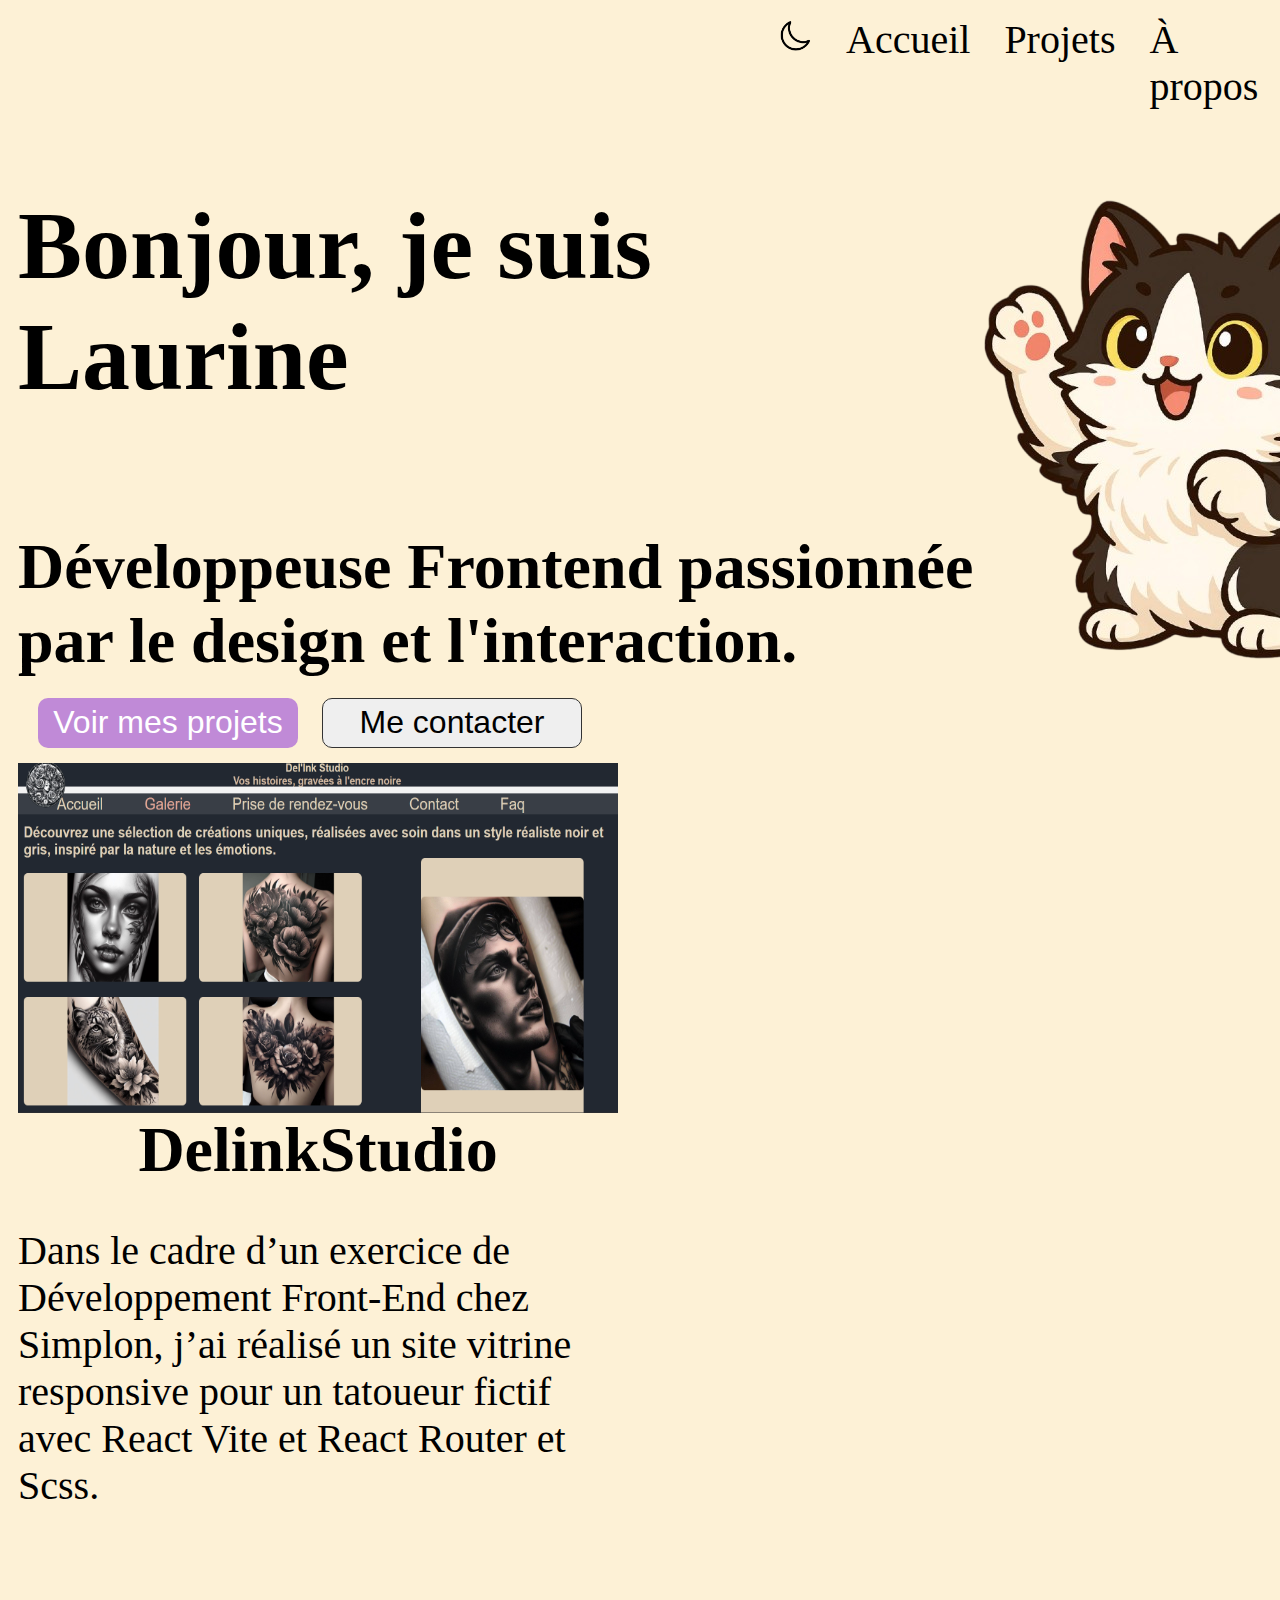
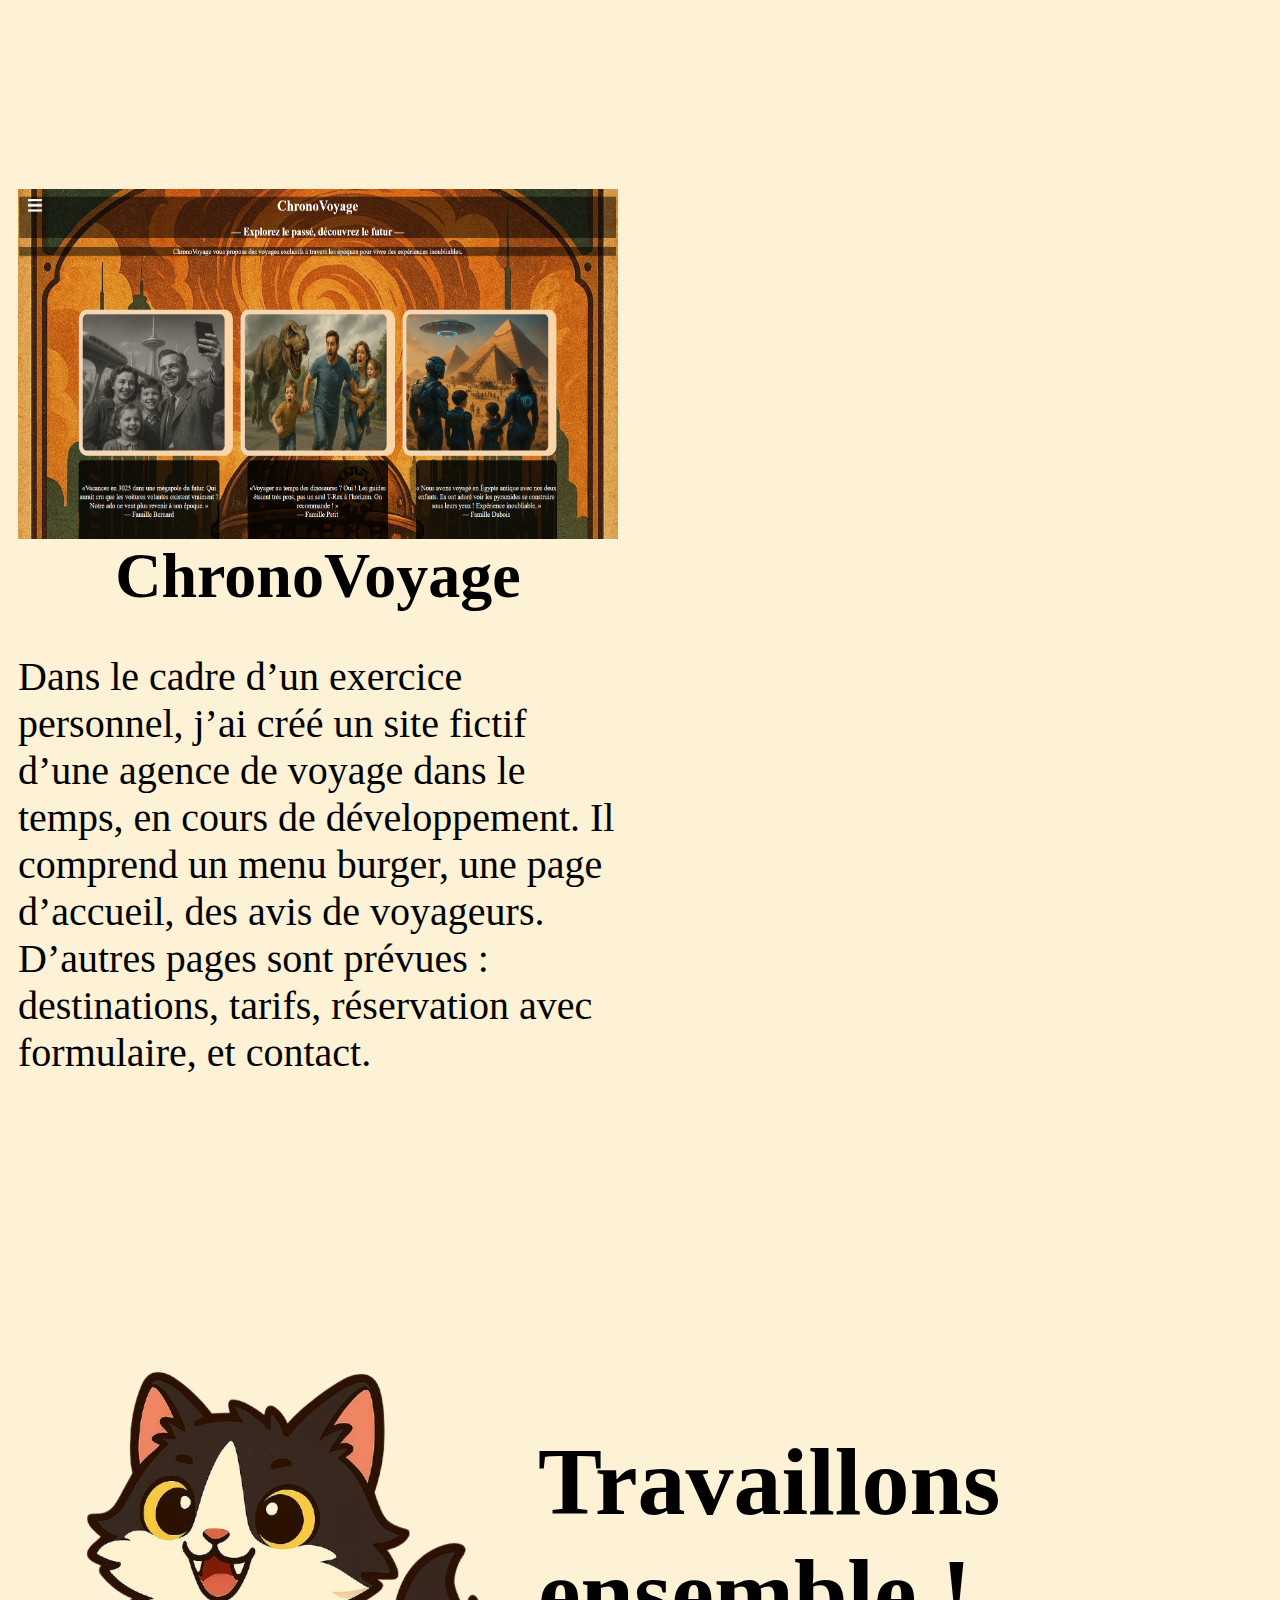
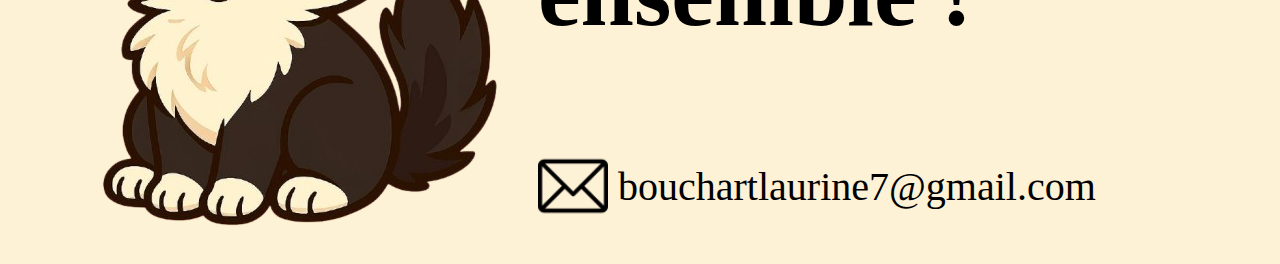
<file: index.html>
<!DOCTYPE html>
<html lang="fr">
<head>
  <meta charset="UTF-8">
  <meta name="viewport" content="width=device-width, initial-scale=1.0">
  <title>Portfolio - Accueil</title>
  <link rel="stylesheet" href="./css/index.css">
</head>
<body>
   <nav>
    <ul>     
      <li> <a href="#" id="darkmode-toggle"> <img id="darkmode-icon" src="./img/lunes.png" alt="Darkmode"> </a></li> 
      <li><a href="index.html">Accueil</a></li>
      <li><a href="projets.html">Projets</a></li>
      <li><a href="about.html">À propos</a></li>
      <li><a href="contact.html">Contact</a></li>
     </ul>
  </nav>
  <!-- =======================Navbar ↑================= -->
  <main>
    <section class="top">
      <div class="top-txt">
        <h1 >Bonjour, je suis Laurine</h1>
        <h2>Développeuse Frontend passionnée par le design et l'interaction.</h2>    
     </div>
      <img src="./img/pattes.png" alt="Mascotte Chat" id="mascotte-chat">
    </section>
    <button class="btn-projet"><a href="/projets.html">Voir mes projets</a></button>
    <button class="btn-contact"><a href="/contact.html">Me contacter</a></button>

    <!-- =====================Projets ↓ =================== -->
    <section class="projet">
      <div class="item">
      <img src="./img/DelinkStudio.png" alt="Screen d'un projet">
     <h2>DelinkStudio</h2>
     <p>Dans le cadre d’un exercice de Développement Front-End chez  Simplon, j’ai réalisé un site vitrine responsive pour un tatoueur fictif avec React Vite et React Router et Scss.</p>
    </div>
    <div class="item">
     <img src="./img/ChronoVoyage.png" alt="Screen d'un projet">
     <h2>ChronoVoyage</h2>
     <p>Dans le cadre d’un exercice personnel, j’ai créé un site fictif d’une agence de voyage dans le temps, en cours de développement. Il comprend un menu burger, une page d’accueil, des avis de voyageurs. D’autres pages sont prévues : destinations, tarifs, réservation avec formulaire, et contact.</p>
    </div>
    <!-- =========================Mail ↓============ -->
    <section class="mail">
      <img src="./img/assis.png" alt="Mascotte Chat">
      <div class="content">
        <h1>Travaillons ensemble !</h1>
        <div class="email">
         <img src="./img/email.png" alt="logo email">
         <p>bouchartlaurine7@gmail.com</p>
        </div>
      </div>
    </section>


  </main>
    <script src="./js/darkmode.js"></script>
    <script src="./js/parralax.js"></script>
</body>
</html>
</file>
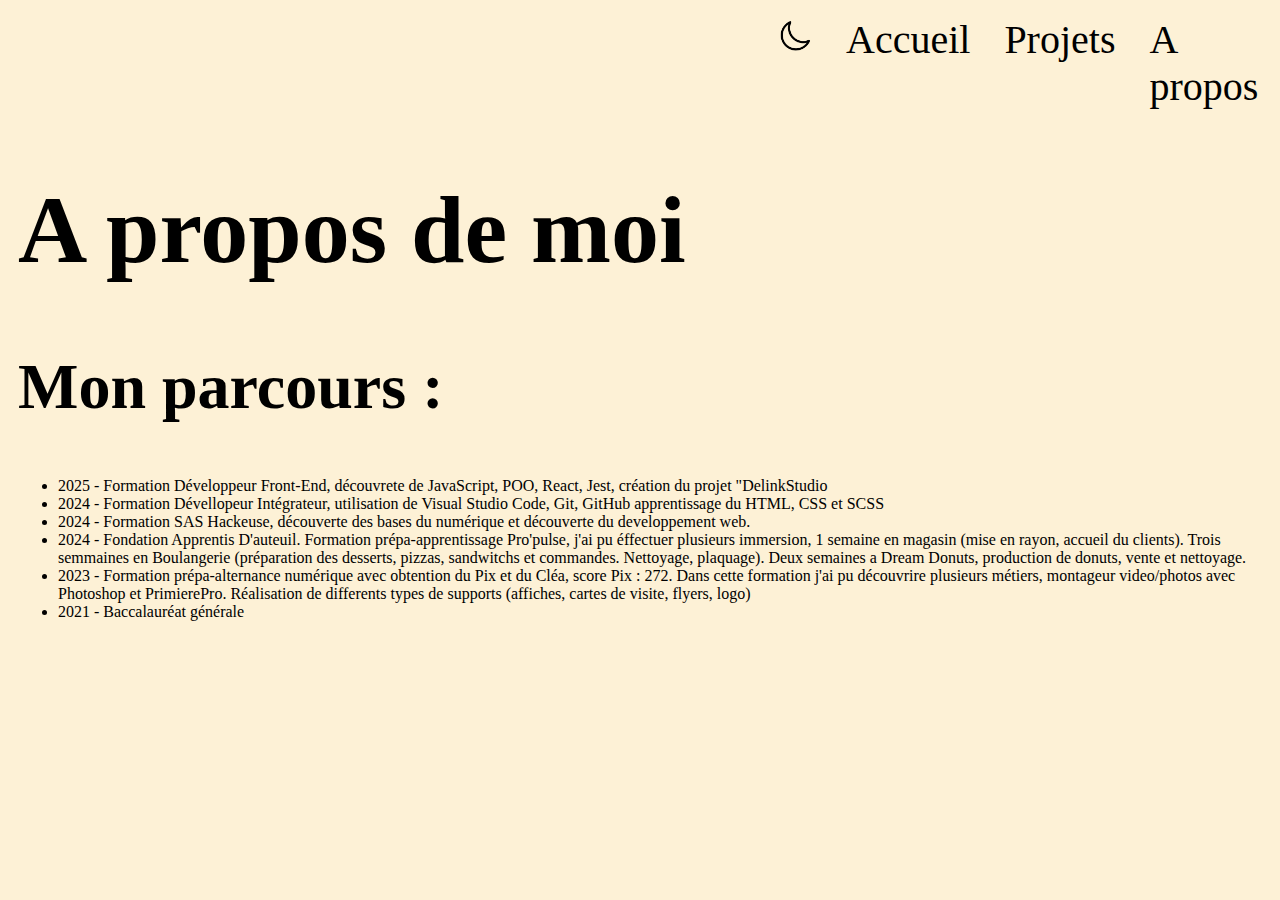
<file: about.html>
<!DOCTYPE html>
<html lang="fr">
<head>
  <meta charset="UTF-8">
  <meta name="viewport" content="width=device-width, initial-scale=1.0">
  <title>Portfolio - A propos</title>
  <link rel="stylesheet" href="./css/about.css">
</head>
<body>
    <nav>
    <ul>
      <li><a href="#"><img src="./img/lunes.png" alt="Darkmode"></a></li> 
      <li><a href="index.html">Accueil</a></li>
      <li><a href="projets.html">Projets</a></li>
      <li><a href="about.html">A propos</a></li>
      <li><a href="contact.html">Contact</a></li>
     
    </ul>
  </nav>
  <!-- =======================Navbar ↑================= -->
   <main>
    <h1>A propos de moi</h1>
    <h2>Mon parcours :</h2>
    <ul>
      <li>2025 - Formation Développeur Front-End, découvrete de JavaScript, POO, React, Jest, création du projet "DelinkStudio</li>
      <li>2024 - Formation Dévellopeur Intégrateur, utilisation de Visual Studio Code, Git, GitHub apprentissage du HTML, CSS et SCSS</li>
      <li>2024 - Formation SAS Hackeuse, découverte des bases du numérique et découverte du developpement web.</li>
      <li>2024 - Fondation Apprentis D'auteuil. Formation prépa-apprentissage Pro'pulse, j'ai pu éffectuer plusieurs immersion, 1 semaine en magasin (mise en rayon, accueil du clients). Trois semmaines en  Boulangerie (préparation des desserts, pizzas, sandwitchs et commandes. Nettoyage, plaquage). Deux semaines a Dream Donuts, production de donuts, vente et nettoyage.</li>
      <li>2023 - Formation prépa-alternance numérique avec obtention du Pix et du Cléa, score Pix : 272. Dans cette formation j'ai pu découvrire plusieurs métiers, montageur video/photos avec Photoshop et PrimierePro. Réalisation de differents types de supports (affiches, cartes de visite, flyers, logo)</li>
      <li>2021 - Baccalauréat générale</li>
    </ul>
   </main>
</body>
</html>
</file>
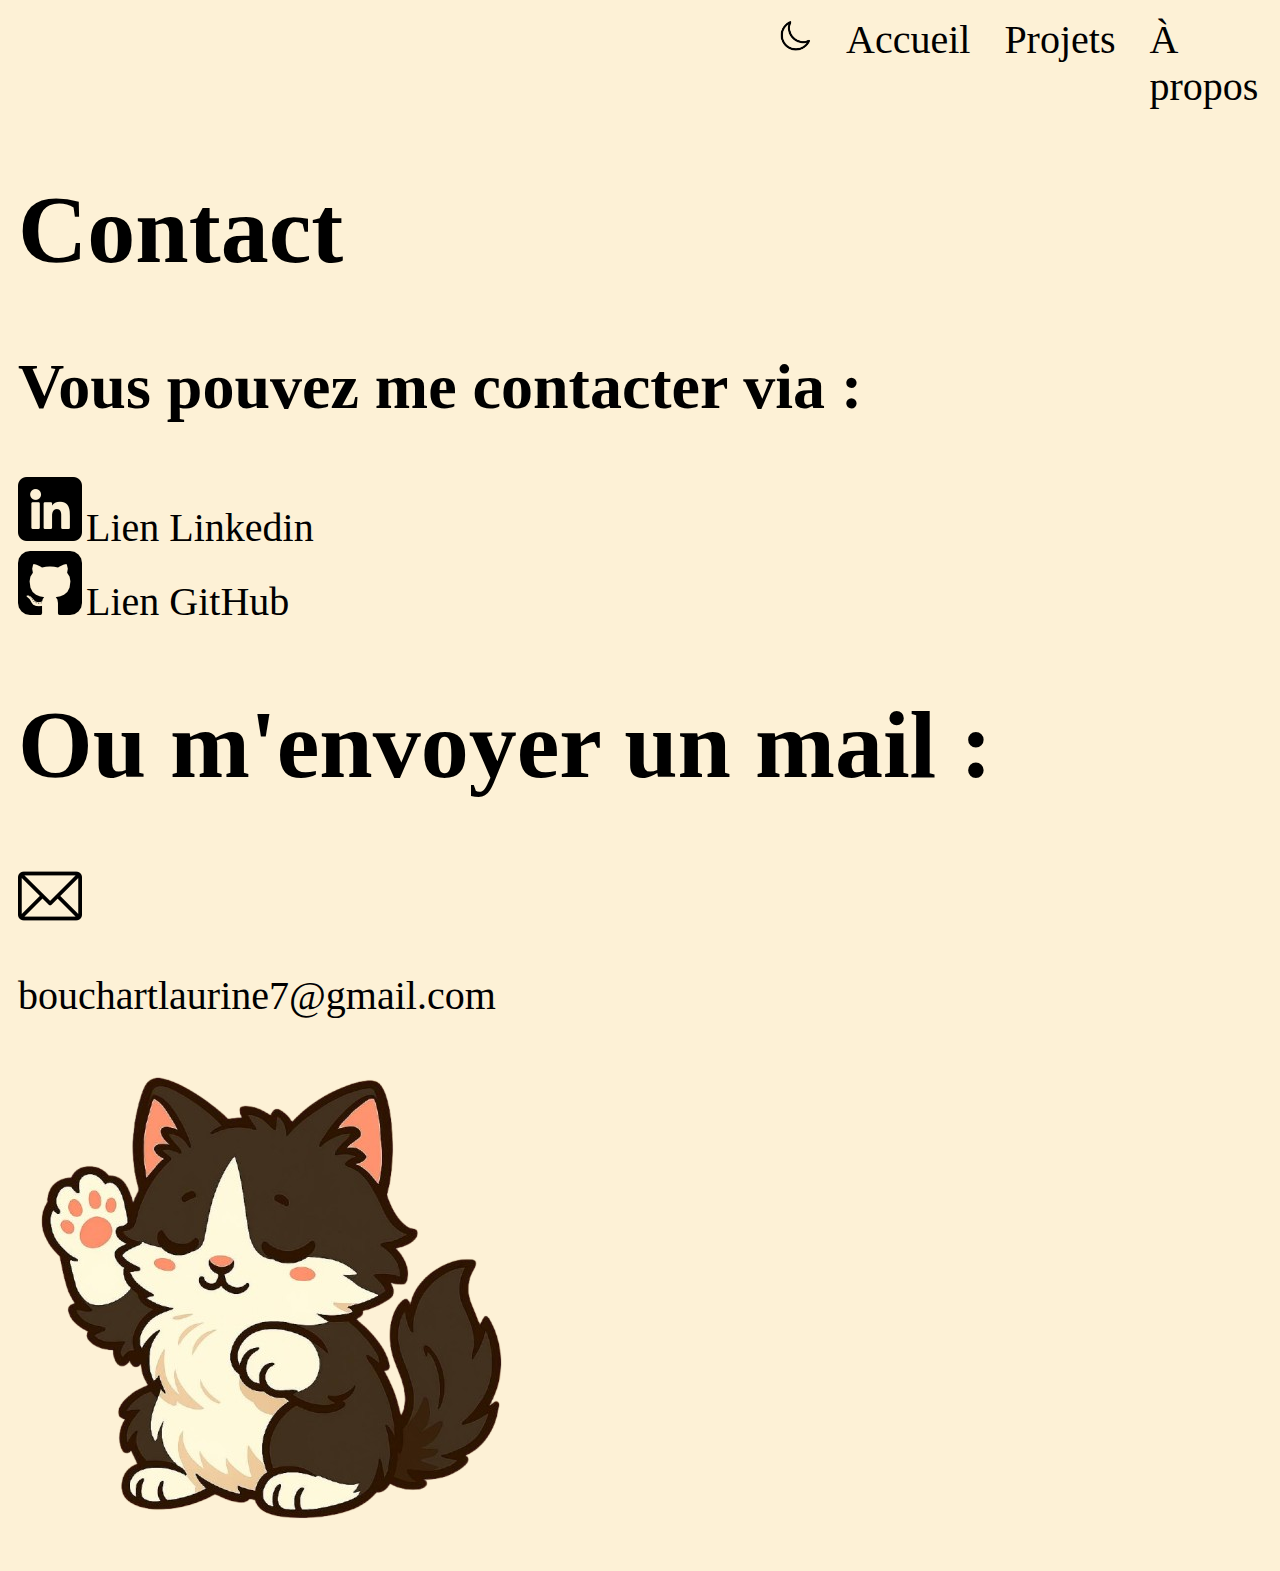
<file: contact.html>
<!DOCTYPE html>
<html lang="fr">
<head>
  <meta charset="UTF-8">
  <meta name="viewport" content="width=device-width, initial-scale=1.0">
  <title>Portfolio - Contat</title>
  <link rel="stylesheet" href="./css/contact.css">
</head>
<body>
   <nav>
    <ul>     
      <li> <a href="#" id="darkmode-toggle"> <img id="darkmode-icon" src="./img/lunes.png" alt="Darkmode"> </a></li> 
      <li><a href="index.html">Accueil</a></li>
      <li><a href="projets.html">Projets</a></li>
      <li><a href="about.html">À propos</a></li>
      <li><a href="contact.html">Contact</a></li>
     </ul>
  </nav>
  <!-- =======================Navbar ↑================= -->
   <main>

    <div class="content">
     <h1>Contact</h1>
     <h2>Vous pouvez me contacter via :</h2>
     <div class="links">
       <img src="./img/linkedin.png" alt="Logo linkedin">
       <a href="https://www.linkedin.com/in/laurine-bouchart-486600341/" target="_blank">Lien Linkedin</a>
     </div>
     <div class="links">
       <img src="./img/signe-github.png" alt="Logo GitHub">
       <a href="https://github.com/BouchartLaurine" target="_blank">Lien GitHub</a>
     </div>
     <h1>Ou m'envoyer un mail :</h1>
     <div class="links">
       <img src="./img/email.png" alt="Logo email">
       <p>bouchartlaurine7@gmail.com</p>
     </div>
    </div>
        <img src="./img/reflechis.png" alt="Mascotte Chat">
   </main>
   <script src="./js/darkmode.js"></script>

</body>
</html>
</file>
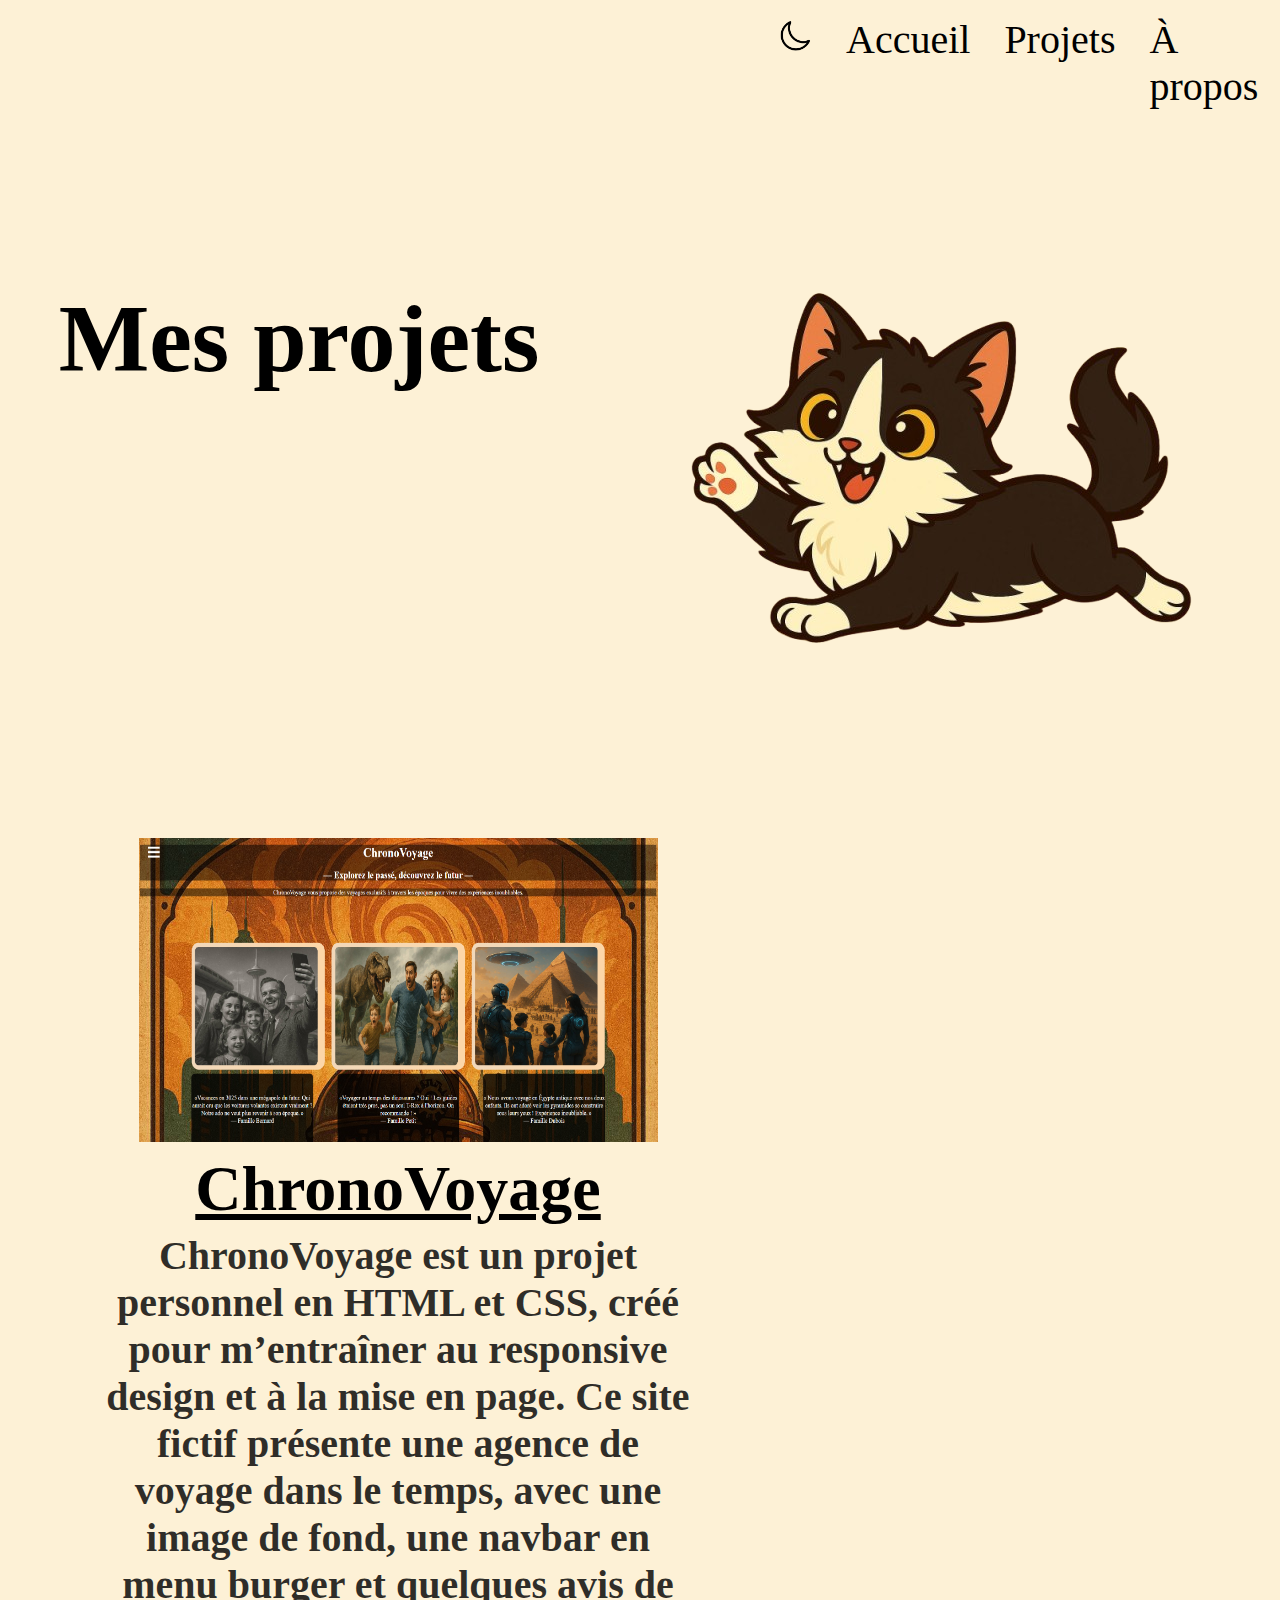
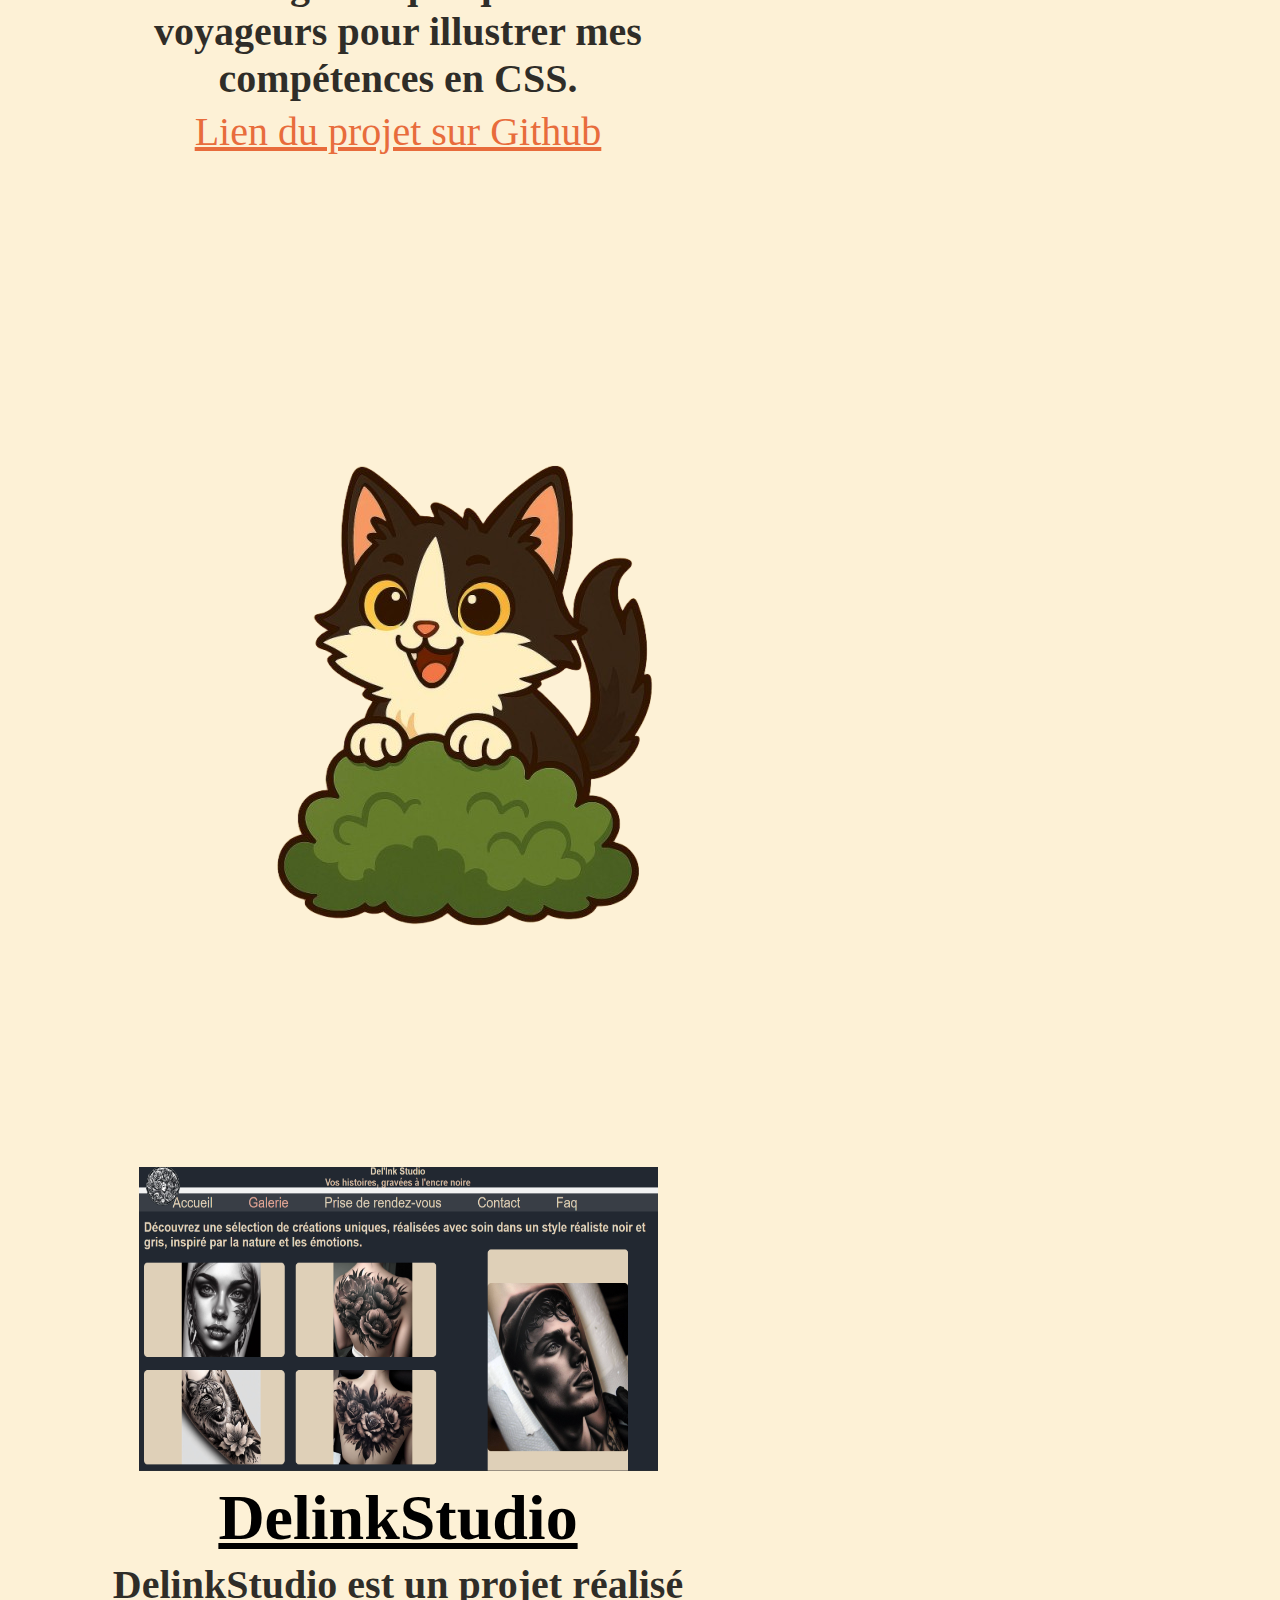
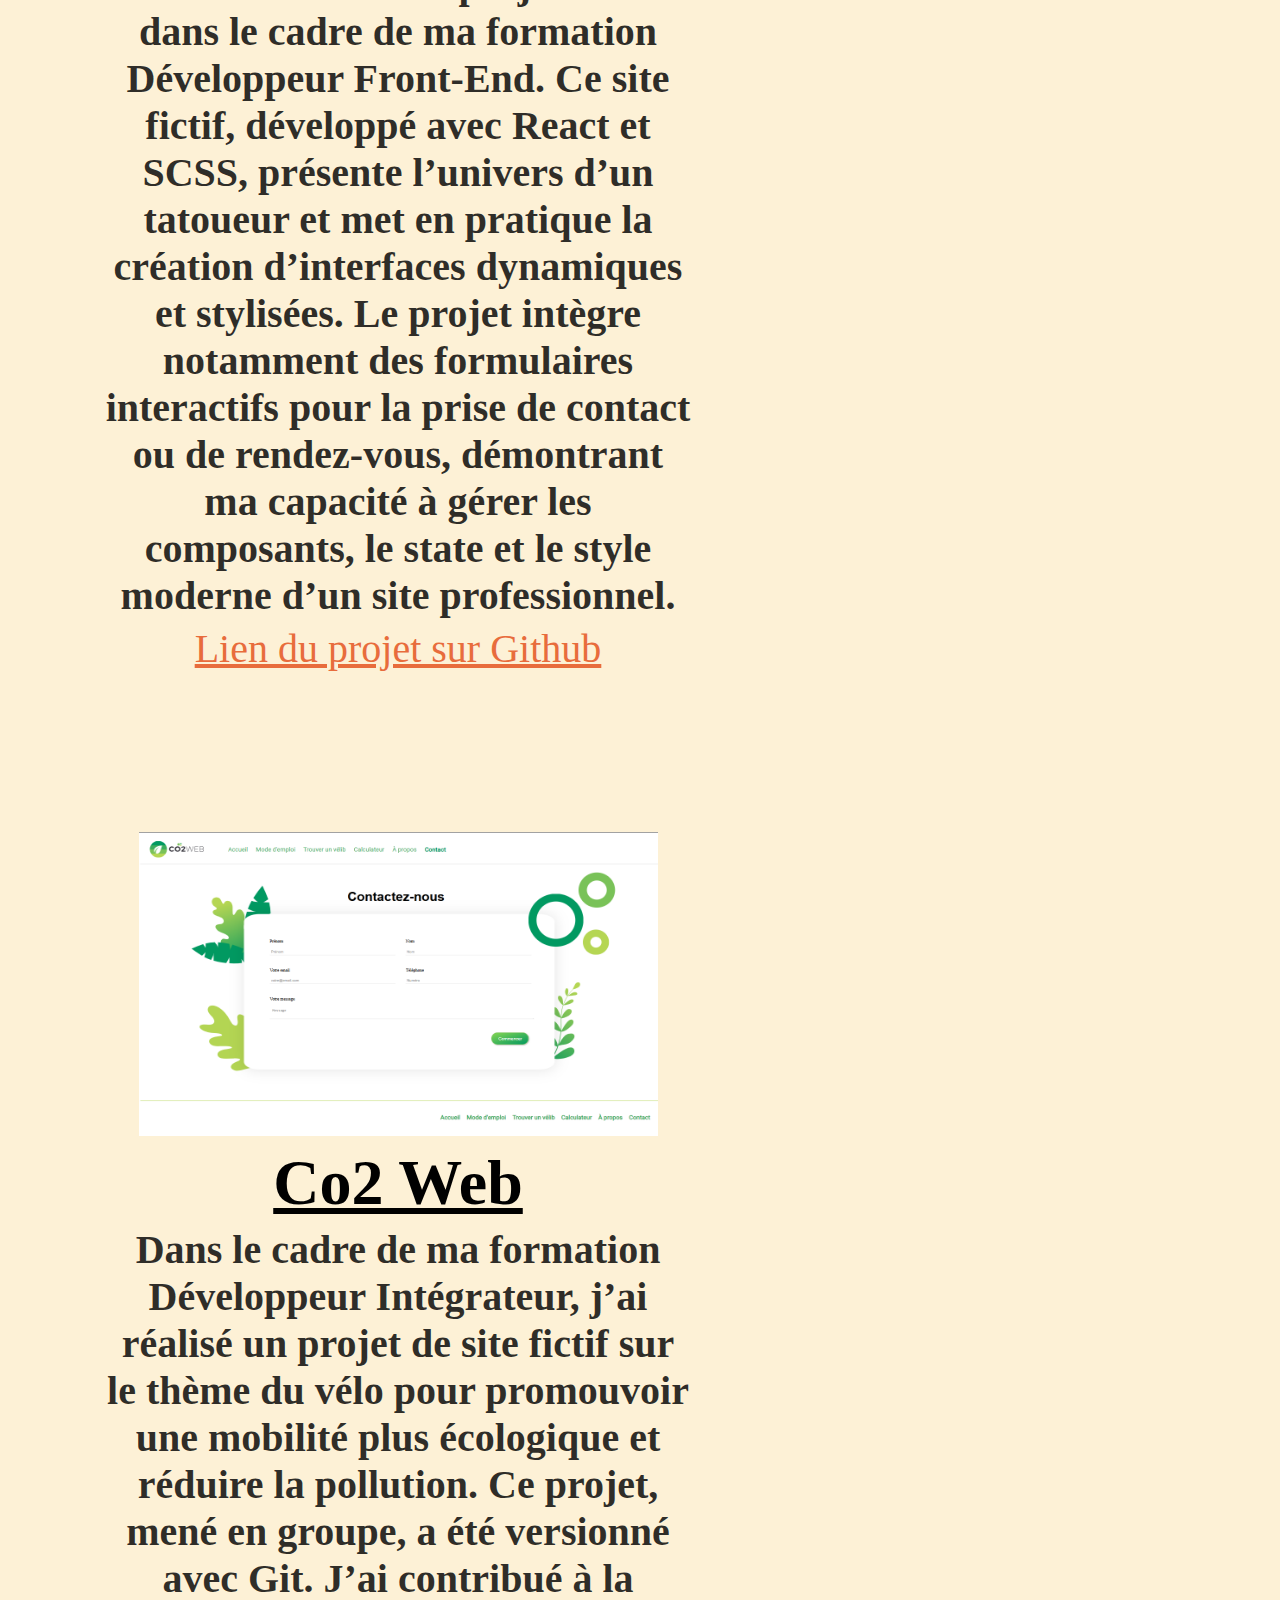
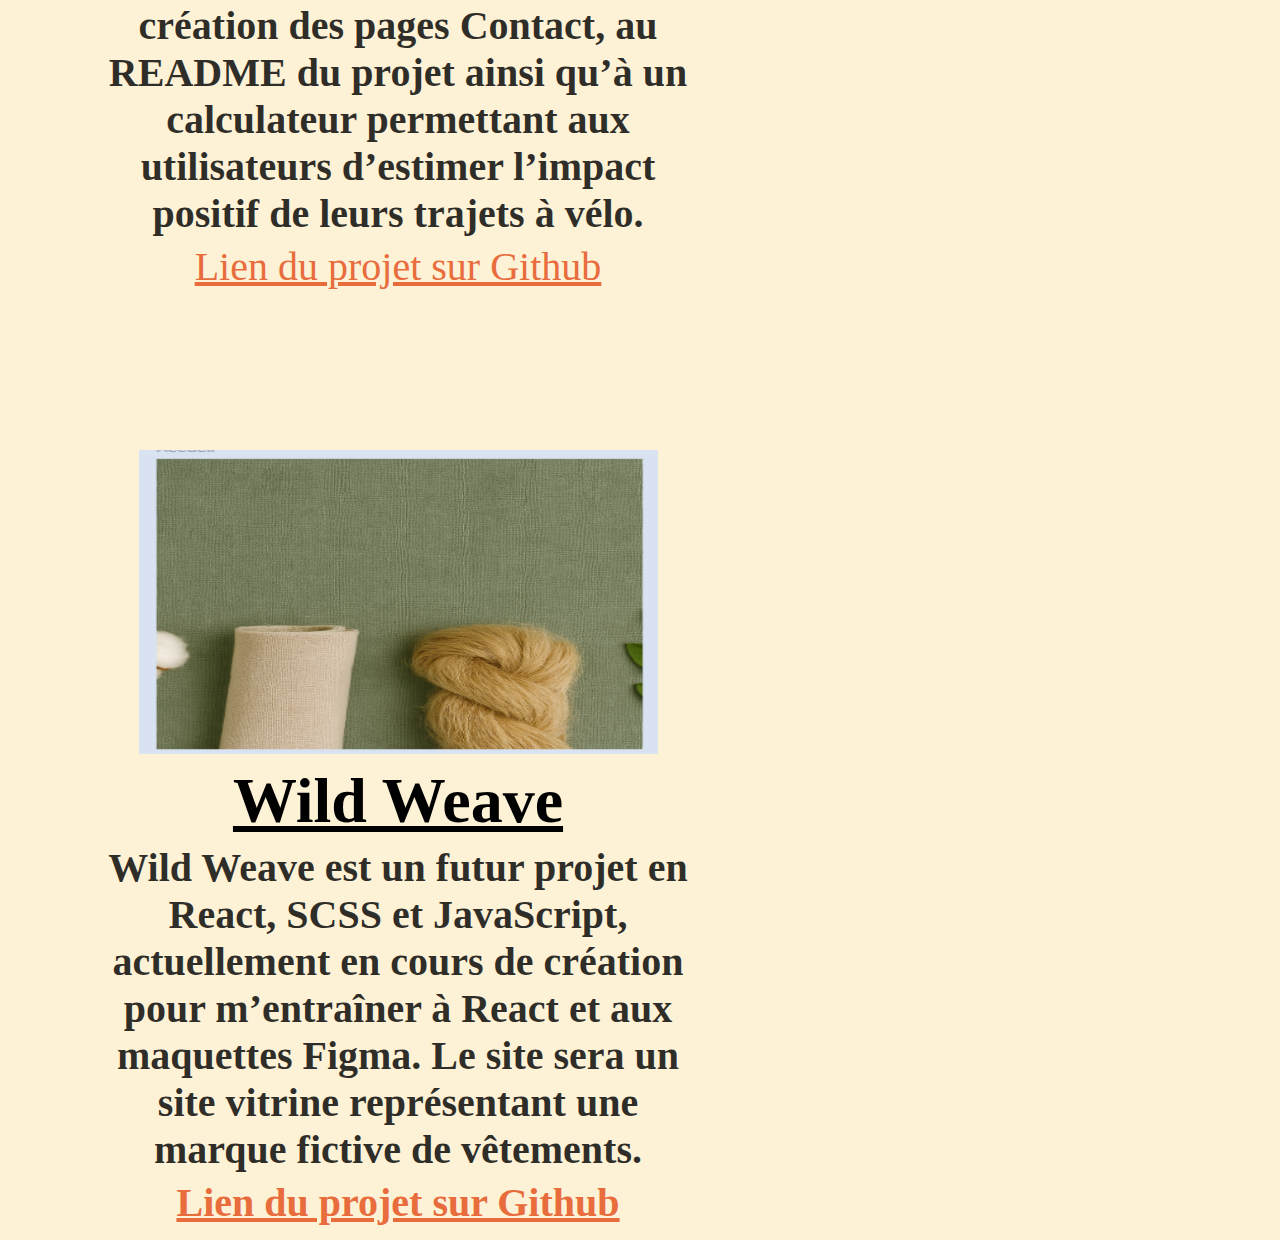
<file: projets.html>
<!DOCTYPE html>
<html lang="fr">
<head>
  <meta charset="UTF-8">
  <meta name="viewport" content="width=device-width, initial-scale=1.0">
  <title>Portfolio - Projets</title>
  <link rel="stylesheet" href="./css/projets.css">
</head>
<body>
   <nav>
    <ul>     
      <li> <a href="#" id="darkmode-toggle"> <img id="darkmode-icon" src="./img/lunes.png" alt="Darkmode"> </a></li> 
      <li><a href="index.html">Accueil</a></li>
      <li><a href="projets.html">Projets</a></li>
      <li><a href="about.html">À propos</a></li>
      <li><a href="contact.html">Contact</a></li>
     </ul>
  </nav>
  <main>
    <button id="scrollTopBtn" title="Remonter en haut">⬆️</button>

    <div class="top">
     <h1>Mes projets</h1>
     <img id="mascotte-chat" src="./img/coucher.png" alt="Mascotte chat">
    </div>
    <section class="container">
      <!-- ======Projet 1↓====== -->
      <div class="projet">
        <img src="./img/projets/ChronoVoyage.png" alt="Screen de projet">
        <h2><u>ChronoVoyage</u> </h2>
        <h3>ChronoVoyage est un projet personnel en HTML et CSS, créé pour m’entraîner au responsive design et à la mise en page. Ce site fictif présente une agence de voyage dans le temps, avec une image de fond, une navbar en menu burger et quelques avis de voyageurs pour illustrer mes compétences en CSS.</h3>
        <a href="https://github.com/BouchartLaurine/ChronoVoyage" target="_blank">Lien du projet sur Github</a>
      </div>
      <img src="./img/buisson.png" alt="Mascotte chat" class="mascotte">
      <!-- ======Projet 2↓====== -->
       <div class="projet">
        <img src="./img/projets/DelinkStudio.png" alt="Screen de projet">
        <h2><u>DelinkStudio</u> </h2>
        <h3>DelinkStudio est un projet réalisé dans le cadre de ma formation Développeur Front-End. Ce site fictif, développé avec React et SCSS, présente l’univers d’un tatoueur et met en pratique la création d’interfaces dynamiques et stylisées. Le projet intègre notamment des formulaires interactifs pour la prise de contact ou de rendez-vous, démontrant ma capacité à gérer les composants, le state et le style moderne d’un site professionnel.</h3>
        <a href="https://github.com/BouchartLaurine/React-Delinkstudio" target="_blank">Lien du projet sur Github</a>
      </div>
       <!-- ======Projet 3↓====== -->
       <div class="projet">
        <img src="./img/projets/Co2Web.png" alt="Screen de projet">
        <h2><u>Co2 Web</u> </h2>
        <h3>Dans le cadre de ma formation Développeur Intégrateur, j’ai réalisé un projet de site fictif sur le thème du vélo pour promouvoir une mobilité plus écologique et réduire la pollution. Ce projet, mené en groupe, a été versionné avec Git. J’ai contribué à la création des pages Contact, au README du projet ainsi qu’à un calculateur permettant aux utilisateurs d’estimer l’impact positif de leurs trajets à vélo.</h3>
        <a href="https://github.com/BouchartLaurine/brief-g3" target="_blank">Lien du projet sur Github</a>
      </div>
        <!-- ======Projet 4↓====== -->
       <div class="projet">
        <img src="./img/projets/WildWeave.png" alt="Screen de projet">
        <h2><u>Wild Weave</u> </h2>
        <h3>Wild Weave est un futur projet en React, SCSS et JavaScript, actuellement en cours de création pour m’entraîner à React et aux maquettes Figma. Le site sera un site vitrine représentant une marque fictive de vêtements. <h3>
        <a href="https://github.com/BouchartLaurine/WildWeave-React" target="_blank">Lien du projet sur Github</a>
      </div> 
    </section>

    <!-- Lightbox container -->
   <div id="lightbox" class="lightbox">
     <span class="close">&times;</span>
     <img class="lightbox-content" id="lightbox-img">
   </div>

  </main>
  <!-- =======================Navbar ↑================= -->
     <script src="./js/darkmode.js"></script>
     <script src="./js/lightbox.js"></script>
     <script src="./js/parallax.js"></script>
     <script src="./js/scrolltopbtn.js"></script>
</body>
</html>
</file>
<file: css/index.css>
a{
  font-size: 40px;
  text-decoration: none;
  color: black;
}
p{
  font-size: 40px;
}

h1{
  font-size: 96px;
}
h2{
  font-size: 64px;
}
h3{
  font-size: 48px;
}
button a {
  font-size: 32px;
}

html {
  background-color: #FDF1D6;
  margin-left: 10px;
  margin-left: 10px;
}
/* ===Font-Size texte↑ === */


nav {
 margin-left: 45rem;
}
nav ul {
  display: flex;
  flex-direction: row;
  list-style: none;
  gap: 34px;
}

nav img {
  max-width: 34px;
  max-height: 34px;
}


/* ===Navbar ↑=== */
/* Thème sombre */
body.dark {
  background-color: #121212; 
  color: #E0E0E0;           
}

body.dark nav {
  background-color: #1f1f1f; 
}

body.dark a {
  color: #E0E0E0; 
}

/* =====================Darkmode=================== */
/* ===================En commun ↑ =================================================== */
.top {
  display: flex;
  margin-top: 5px;
}
.top-txt  {
  display: flex;
  flex-direction: column;
}
.top h2{
  width: 65rem;
  margin-bottom: 0%;
}
.top img {
  display: flex;
  width: 500px;
  height: 500px;
  margin-left: 50px;
  margin-top: 50px;
}

.top-txt {
  width: 900px;
  display: flex;
}
/* ==================Mini presentation↑==================== */
button {
  width: 260px;
  height: 50px;
  border-radius: 10px;
   border: none;
  gap: 50px;
  margin-left: 20px;
  margin-top: 20px;


}

.btn-projet {
  background-color: #C08AD7;
}
.btn-projet a {
  color: white;
}

.btn-contact {
  border: 1px solid #333;
}
/* Dark btn  ↓ */
body.dark .btn-contact{
  background-color: #121212;
  border: 1px solid #A0A0A0;
}
body.dark .btn-contact a {
  color: #E86C3C;
}
body.dark .btn-projet{
  background-color: #BB86FC;
}
/* =====================Button ↑================== */
.projet {
  margin-top: 15px;
  display: flex;
  flex-wrap: wrap;
  gap: 15rem;  
}
.item {
  display: flex;
  flex-direction: column; 
  align-items: center; 
}
.item h2,
.itms h3{
  margin: 0%;
}

.item img {
  width: 600px;
  height: 350px; 
}

.item p {
  width: 600px;
}

/* ==============Projet ↑============== */

.mail {
  display: flex;
  align-items: center;
}

.content {
  display: flex;
  flex-direction: column; 
  gap: 10px;
  margin-left: 20px;
}

.email {
  display: flex;
  align-items: center;

  justify-content: flex-start;
  gap: 10px;
}

.email img {
  width: 70px;
  height: 70px;
}


/* =========== Responsive iPhone 12 =========== */
@media screen and (max-width: 400px) {
  html {
    margin: 0;
    padding: 0;
  }

  nav {
    margin: 0;
  }

  nav ul {
    align-items: center;
    gap: 20px;
    padding: 0;
  }

  nav img {
    max-width: 28px;
    max-height: 28px;
  }

  a {
    font-size: 18px;
  }

  h1 {
    font-size: 32px;
    text-align: center;
    margin: 10px;
  }

  h2 {
    font-size: 20px;
    max-width: 400px;
    text-align: center;
    margin-right: 10px;
  }

  h3 {
    font-size: 20px;
  }

  p {
    font-size: 16px;
    width: 100%;
  }

  button {
    width: 100%;
    max-width: 300px;
    height: 45px;
    margin: 10px auto;
    display: block;
  }

  button a {
    font-size: 20px;
  }

  .top {
    flex-direction: column;
    max-width: 400px;
  
  }

  .top img {
    width: 100%;
    max-width: 300px;
    height: auto;
    margin: 20px 0 0 0;
  }

  .top-txt {
    width: 100%;
  }

  .projet {
    flex-direction: column;
    gap: 30px;
    align-items: center;
  }

  .item {
    width: 100%;
    max-width: 350px;
  }

  .item img {
    width: 100%;
    height: auto;
  }

  .item p {
    width: 100%;
  }

  .mail {
    flex-direction: column;
    align-items: center;
    text-align: center;
  }

  .content {
    margin-left: 0;
    width: 90%;
  }

  .email {
    justify-content: center;
    flex-wrap: wrap;
    gap: 10px;
  }

  .email img {
    width: 40px;
    height: 40px;
  }
}
</file>
<file: css/about.css>
a{
  font-size: 40px;
  text-decoration: none;
  color: black;
}
p{
  font-size: 40px;
}

h1{
  font-size: 96px;
}
h2{
  font-size: 64px;
}
h3{
  font-size: 48px;
}
button a {
  font-size: 32px;
}

html {
  background-color: #FDF1D6;
  margin-left: 10px;
  margin-left: 10px;
}
/* ===Font-Size texte↑ === */


nav {
 margin-left: 45rem;
}
nav ul {
  display: flex;
  flex-direction: row;
  list-style: none;
  gap: 34px;
}

nav img {
  max-width: 34px;
  max-height: 34px;
}


/* ===Navbar ↑=== */
/* ===================En commun ↑ =================================================== */
</file>
<file: css/contact.css>
a{
  font-size: 40px;
  text-decoration: none;
  color: black;
}
p{
  font-size: 40px;
}

h1{
  font-size: 96px;
}
h2{
  font-size: 64px;
}
h3{
  font-size: 48px;
}
button a {
  font-size: 32px;
}

html {
  background-color: #FDF1D6;
  margin-left: 10px;
  margin-left: 10px;
}
/* ===Font-Size texte↑ === */


nav {
 margin-left: 45rem;
}
nav ul {
  display: flex;
  flex-direction: row;
  list-style: none;
  gap: 34px;
}

nav img {
  max-width: 34px;
  max-height: 34px;
}


/* ===Navbar ↑=== */
/* ===================En commun ↑ =================================================== */
</file>
<file: css/projets.css>
a{
  font-size: 40px;
  text-decoration: none;
  color: black;
}
p{
  font-size: 40px;
}

h1{
  font-size: 96px;
  margin: 1%;
}
h2{
  font-size: 64px;
  margin: 1%;
}
h3{
  font-size: 40px;
  margin: 1%;
}
button a {
  font-size: 32px;
}

html {
  background-color: #FDF1D6;
  margin-left: 10px;
  margin-left: 10px;
}
/* ===Font-Size texte↑ === */


nav {
 margin-left: 45rem;
}
nav ul {
  display: flex;
  flex-direction: row;
  list-style: none;
  gap: 34px;
}

nav img {
  max-width: 34px;
  max-height: 34px;
}


/* ===Navbar ↑=== */
/* Thème sombre */
body.dark {
  background-color: #121212; 
  color: #E0E0E0;           
}

body.dark nav{
  background-color: #1f1f1f; 
}
body.dark  a{
  color: #E0E0E0;
}

body.dark .projet a {
  color: #E86C3C; 
}
body.dark h3{
  color: #e0e0e0b8;
}
/* =====================Darkmode=================== */
/* ===================En commun ↑ =================================================== */

#scrollTopBtn {
  position: fixed;
  bottom: 40px;
  right: 40px;
  z-index: 999;
  background-color: #E86C3C;
  color: #fff;
  border: none;
  border-radius: 50%;
  padding: 20px;
  font-size: 24px;
  cursor: pointer;
  display: none; /* Caché au début */
  transition: opacity 0.3s;
}

#scrollTopBtn:hover {
  background-color: #c9542f;
}
/* === Bouton Remonter en haut↑=== */
.top{
  margin-top: 10rem;
  display: flex;
  justify-content: center;
  text-align: center;
  gap: 5rem;
}
.top img {
  width: 612px;
  height: 408px;
}

/* ====================Section projet ↓===============  */
.container{
  display: flex;
  flex-wrap: wrap;
}
.container .mascotte {
  width: 408px;
  height: 612px;
  margin-left: 15rem;
  margin-top: 15rem;
 
}
.projet img {
  width: 519px;
  height: 304px;
}
.projet{
  margin-top: 10rem;
  text-align: center;
  max-width: 600px;
  margin-left: 5rem;
  
}
.projet h3{
  color: rgba(0, 0, 0, 0.813);
}
.projet a {
  color: #E86C3C;
  text-decoration: underline;
}


/* ======== Lightbox =========== */
.lightbox {
  display: none; 
  position: fixed;
  z-index: 999;
  left: 0;
  top: 0;
  width: 100%;
  height: 100%;
  overflow: auto;
  background-color: rgba(0,0,0,0.9);
}

.lightbox-content {
  display: block;
  margin: auto;
  max-width: 80%;
  max-height: 80%;
  margin-top: 5%;
}

.lightbox .close {
  position: absolute;
  top: 20px;
  right: 45px;
  color: #fff;
  font-size: 60px;
  font-weight: bold;
  cursor: pointer;
}
/* ===Parralax=== */
#mascotte-chat {
  position: relative;
  will-change: transform; /* pour optimiser le rendu */
  transition: transform 0.1s ease-out;
}
/* =====================Responsive================== */
/* =============== RESPONSIVE MOBILE =============== */
@media screen and (max-width: 480px) {
  html {
    margin: 0;
    padding: 0;
  }

  nav {
    margin: 0;
  }

  nav ul {
    align-items: center;
    gap: 20px;
    padding: 0;
  }

  nav img {
    max-width: 28px;
    max-height: 28px;
  }

  a {
    font-size: 18px;
  }

  h1 {
    font-size: 32px;
    text-align: center;
    margin: 10px;
  }

  h2 {
    font-size: 20px;
    max-width: 300px;
    margin-right: 15px;
    margin-left: 20px;
  }

  h3 {
    font-size: 20px;
  }

  p {
    font-size: 16px;
    width: 100%;
  }
  .top{
    flex-direction: column;
    margin: 0%;
  }

  .top img {
    width: 100%;
    height: auto;
  }

  .container .mascotte {
    width: 300px;
    height: 400px;

    margin: 2rem auto;
  }

  .projet {
    margin: 3rem 0;
  }

  .projet img {
    width: 350px;
    height: 200px;
  }
}

@media screen and (max-width: 480px) {
  /* Lightbox */
  .lightbox-content {
    max-width: 95%;
    margin-top: 30vh;  
  }

  .lightbox .close {
    top: 10px;
    right: 15px;
    font-size: 40px; 
  }
}
</file>
